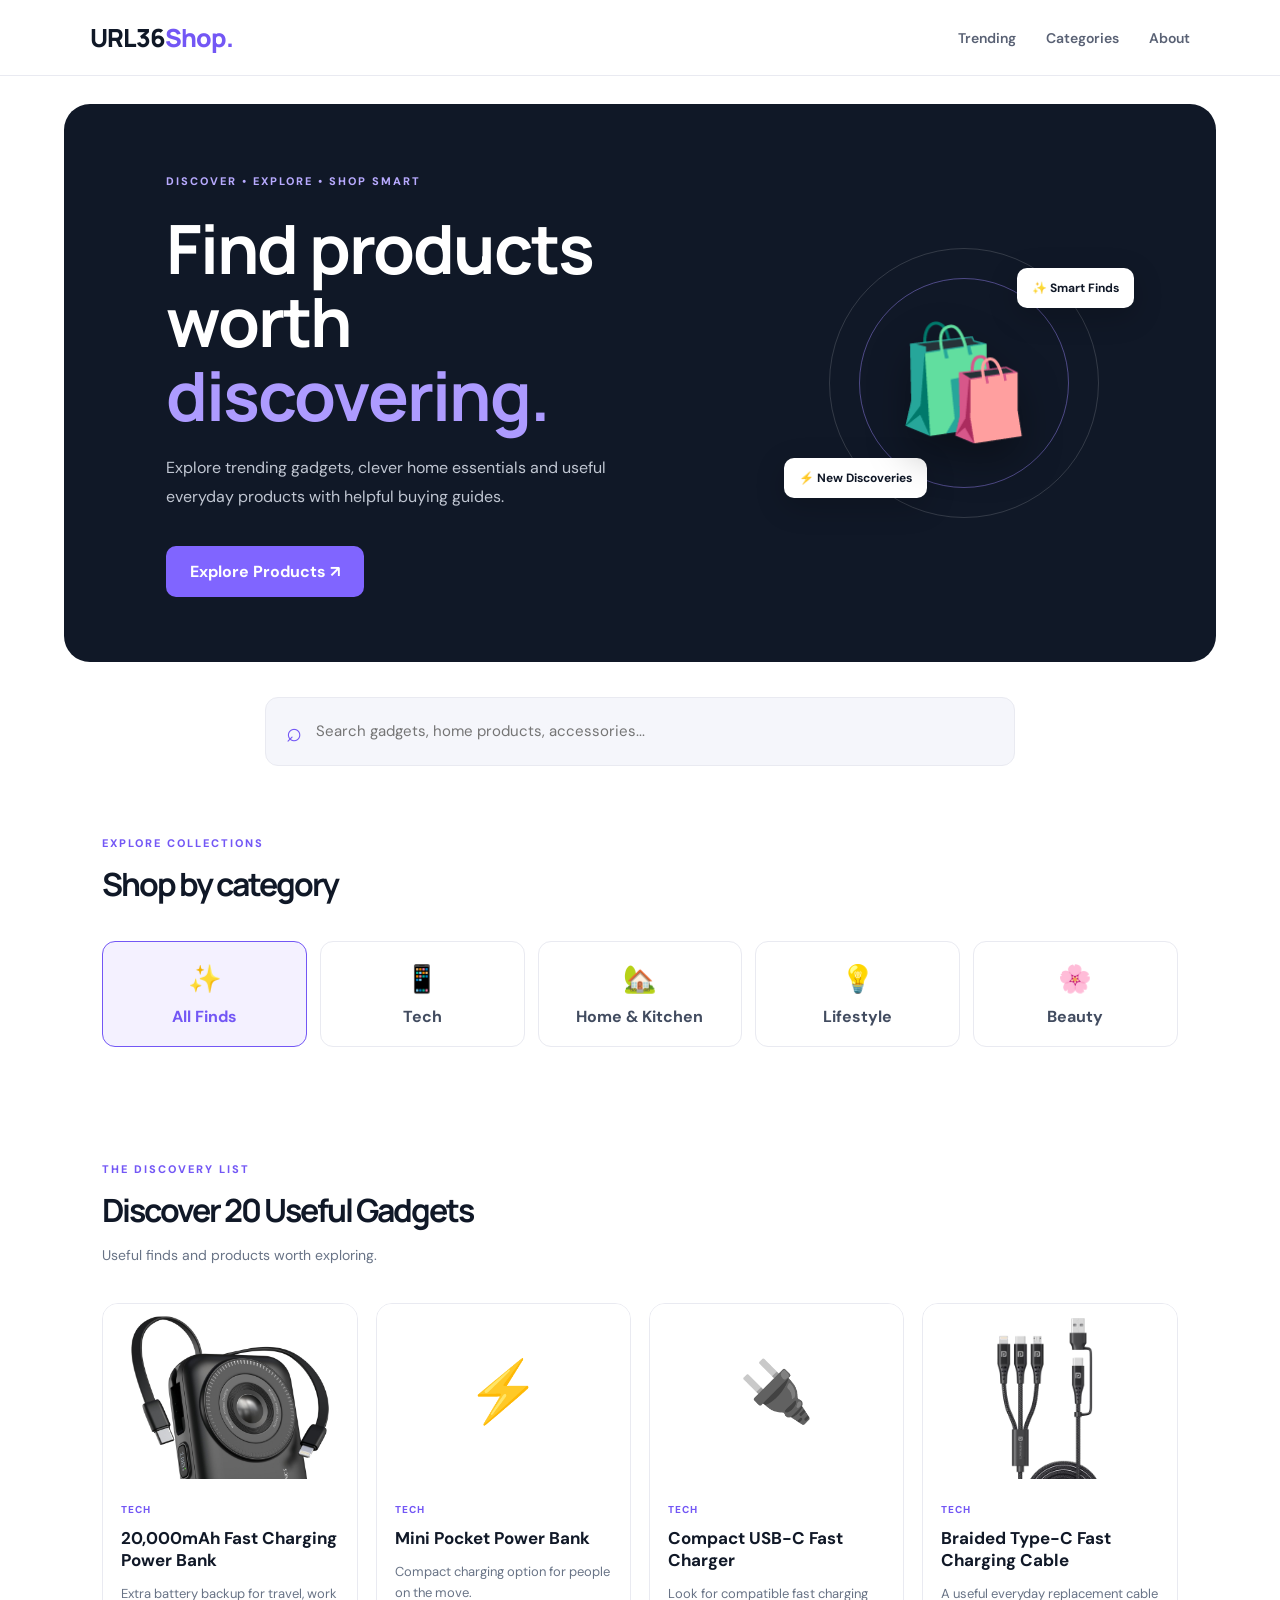
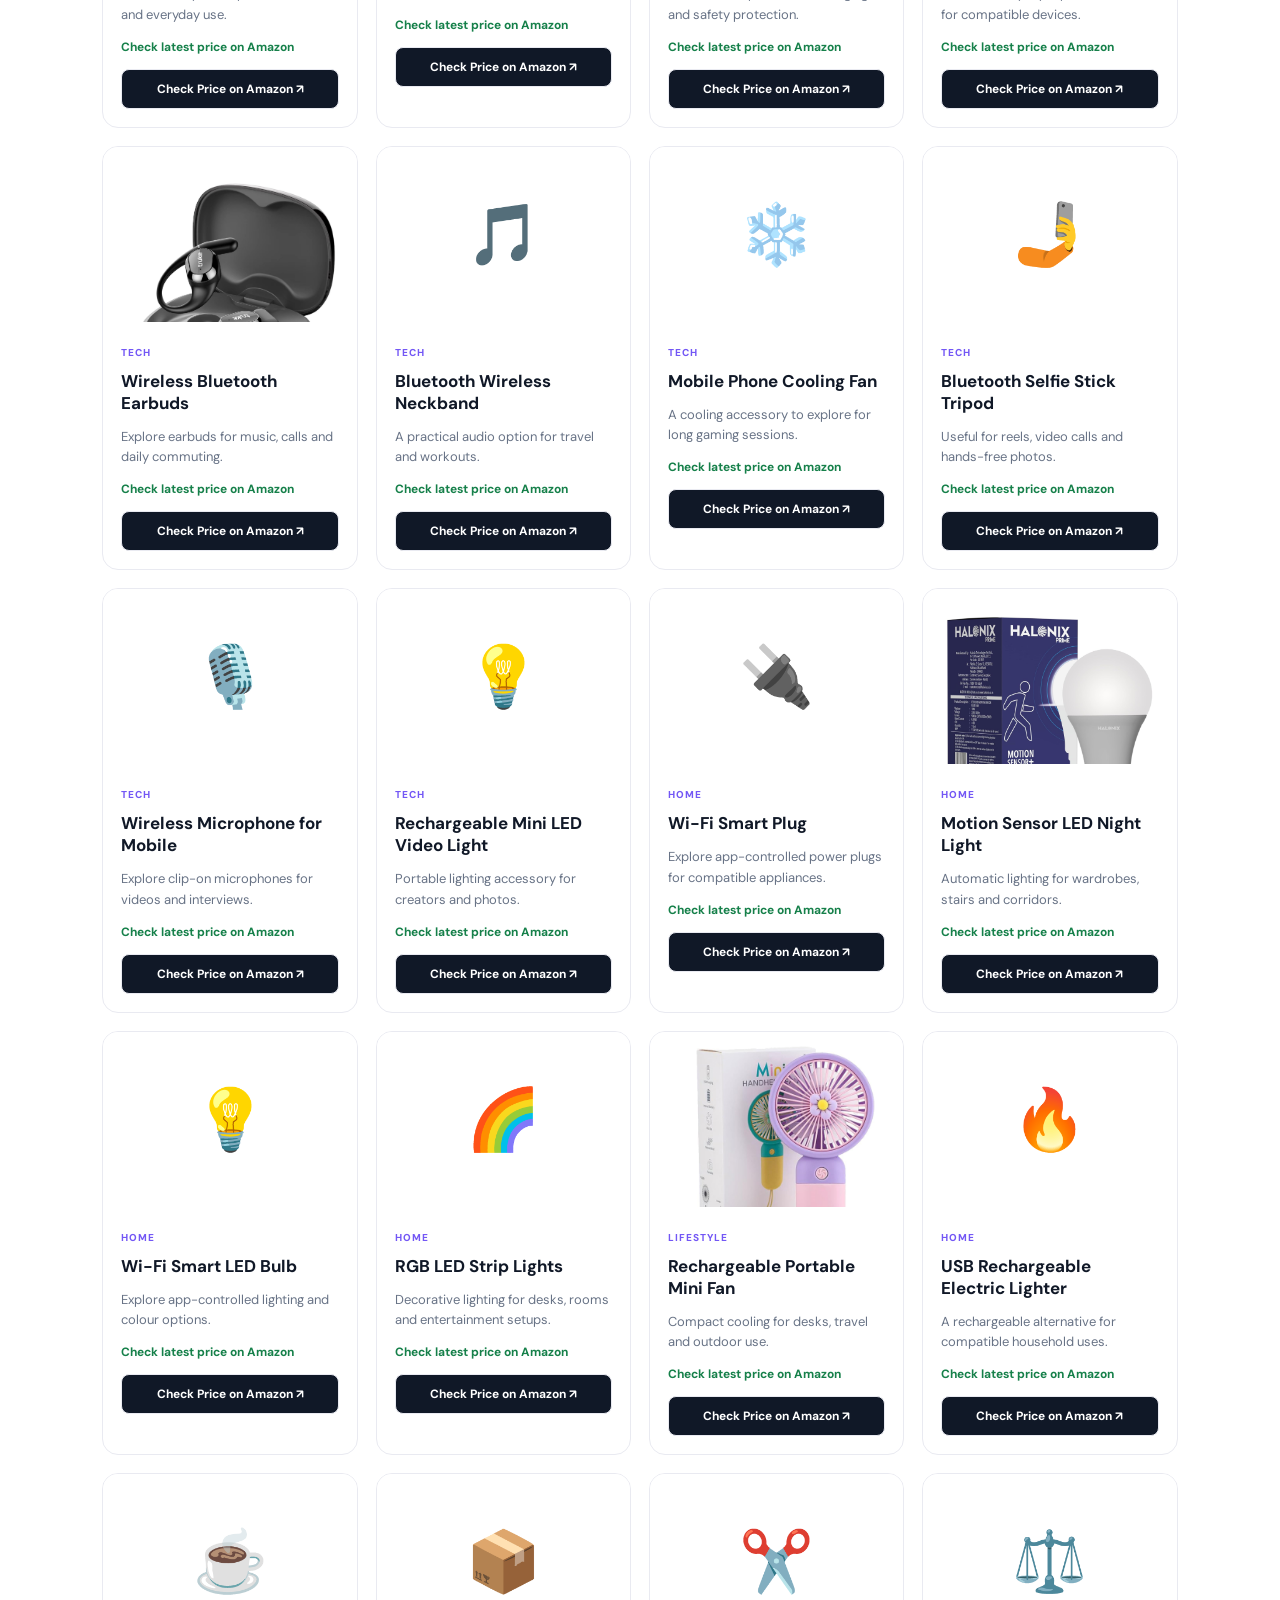
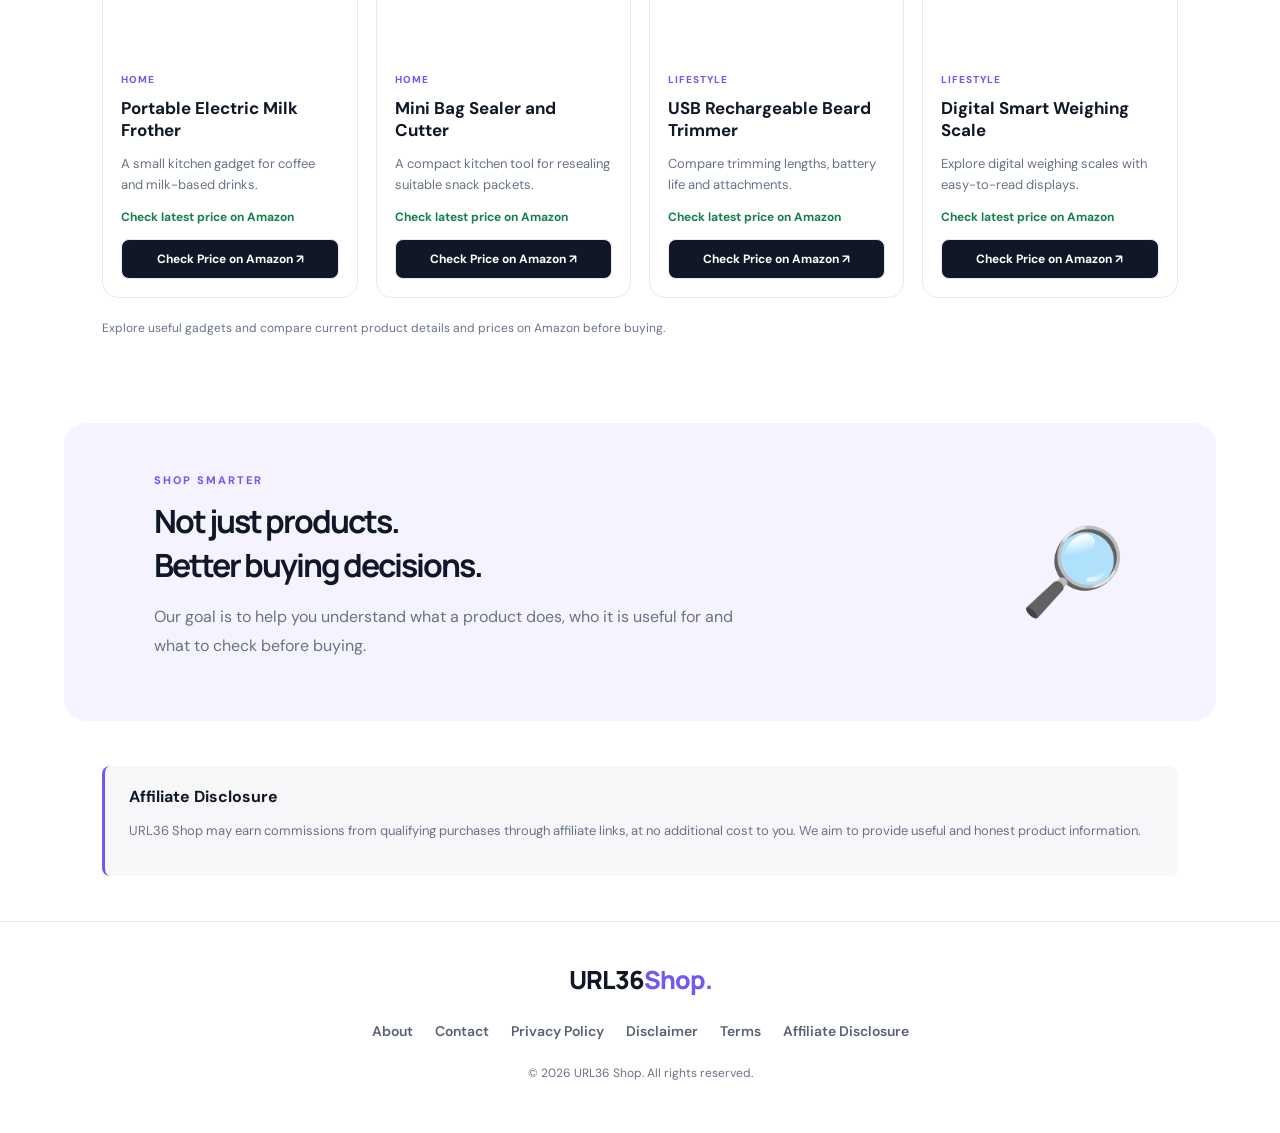
<file: index.html>
<!DOCTYPE html>
<html lang="en">
<head>
<meta charset="UTF-8">
<meta name="viewport" content="width=device-width, initial-scale=1">
<meta name="theme-color" content="#101827">
<title>URL36 Shop – Discover Trending Products & Smart Finds</title>
<meta name="description" content="Discover trending products, useful gadgets, home essentials and honest buying guides at URL36 Shop.">
<link rel="canonical" href="https://shop.url36.com/">
<link rel="stylesheet" href="style.css">

<script async src="https://pagead2.googlesyndication.com/pagead/js/adsbygoogle.js?client=ca-pub-9100998938332588" crossorigin="anonymous"></script>
</head>
<body>

<header class="header">
  <a class="logo" href="/">URL36<span>Shop.</span></a>
  <nav>
    <a href="#trending">Trending</a>
    <a href="#categories">Categories</a>
    <a href="about.html">About</a>
  </nav>
</header>

<main>
<section class="hero">
  <div class="hero-content">
    <span class="eyebrow">DISCOVER • EXPLORE • SHOP SMART</span>
    <h1>Find products<br>worth <span>discovering.</span></h1>
    <p>Explore trending gadgets, clever home essentials and useful everyday products with helpful buying guides.</p>
    <a class="primary-btn" href="#trending">Explore Products ↗</a>
  </div>
  <div class="hero-art">
    <div class="orbit orbit-one"></div>
    <div class="orbit orbit-two"></div>
    <div class="hero-emoji">🛍️</div>
    <span class="float-tag tag-one">✨ Smart Finds</span>
    <span class="float-tag tag-two">⚡ New Discoveries</span>
  </div>
</section>

<section class="search-section">
  <div class="search-box">
    <span>⌕</span>
    <input id="searchInput" type="search" placeholder="Search gadgets, home products, accessories...">
  </div>
</section>

<section class="categories section" id="categories">
  <div class="section-heading">
    <div>
      <span class="eyebrow">EXPLORE COLLECTIONS</span>
      <h2>Shop by category</h2>
    </div>
  </div>
  <div class="category-grid">
    <button class="category active" data-category="All"><span>✨</span>All Finds</button>
    <button class="category" data-category="Tech"><span>📱</span>Tech</button>
    <button class="category" data-category="Home"><span>🏡</span>Home & Kitchen</button>
    <button class="category" data-category="Lifestyle"><span>💡</span>Lifestyle</button>
    <button class="category" data-category="Beauty"><span>🌸</span>Beauty</button>
  </div>
</section>

<section class="section products-section" id="trending">
  <div class="section-heading">
    <div>
      <span class="eyebrow">THE DISCOVERY LIST</span>
      <h2>Discover 20 Useful Gadgets</h2>
      <p class="section-subtitle">Useful finds and products worth exploring.</p>
    </div>
  </div>
  <div id="productGrid" class="product-grid"></div>
  <p id="emptyMessage" class="empty-message" hidden>No matching products found.</p>
  <p class="preview-note">Explore useful gadgets and compare current product details and prices on Amazon before buying.</p>
</section>

<section class="editorial section">
  <div>
    <span class="eyebrow">SHOP SMARTER</span>
    <h2>Not just products.<br>Better buying decisions.</h2>
    <p>Our goal is to help you understand what a product does, who it is useful for and what to check before buying.</p>
  </div>
  <div class="editorial-icon">🔎</div>
</section>

<section class="disclosure">
  <strong>Affiliate Disclosure</strong>
  <p>URL36 Shop may earn commissions from qualifying purchases through affiliate links, at no additional cost to you. We aim to provide useful and honest product information.</p>
</section>
</main>

<footer>
  <a class="logo" href="/">URL36<span>Shop.</span></a>
  <div class="footer-links">
    <a href="about.html">About</a>
    <a href="contact.html">Contact</a>
    <a href="privacy-policy.html">Privacy Policy</a>
    <a href="disclaimer.html">Disclaimer</a>
    <a href="terms.html">Terms</a>
    <a href="affiliate-disclosure.html">Affiliate Disclosure</a>
  </div>
  <p>© 2026 URL36 Shop. All rights reserved.</p>
</footer>

<script src="products.js"></script>
<script src="app.js"></script>
</body>
</html>
</file>
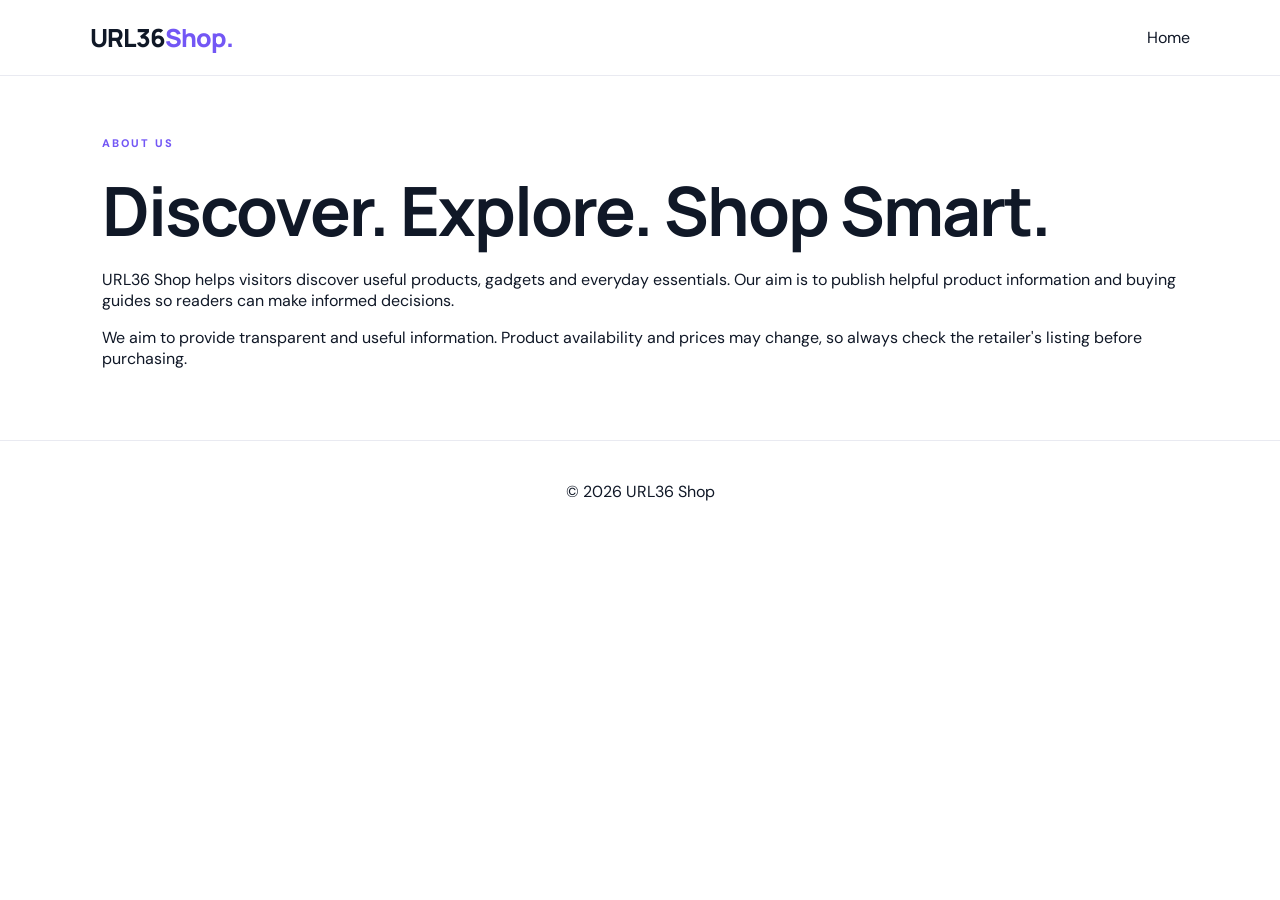
<file: about.html>
<!DOCTYPE html><html lang="en"><head><meta charset="UTF-8"><meta name="viewport" content="width=device-width,initial-scale=1"><title>About Us | URL36 Shop</title><link rel="stylesheet" href="style.css"><link rel="canonical" href="https://shop.url36.com/about.html"></head><body>
<header class="header"><a class="logo" href="/">URL36<span>Shop.</span></a><a href="/">Home</a></header>
<main class="section"><span class="eyebrow">ABOUT US</span><h1>Discover. Explore. Shop Smart.</h1><p>URL36 Shop helps visitors discover useful products, gadgets and everyday essentials. Our aim is to publish helpful product information and buying guides so readers can make informed decisions.</p><p>We aim to provide transparent and useful information. Product availability and prices may change, so always check the retailer's listing before purchasing.</p></main>
<footer>© 2026 URL36 Shop</footer></body></html>
</file>
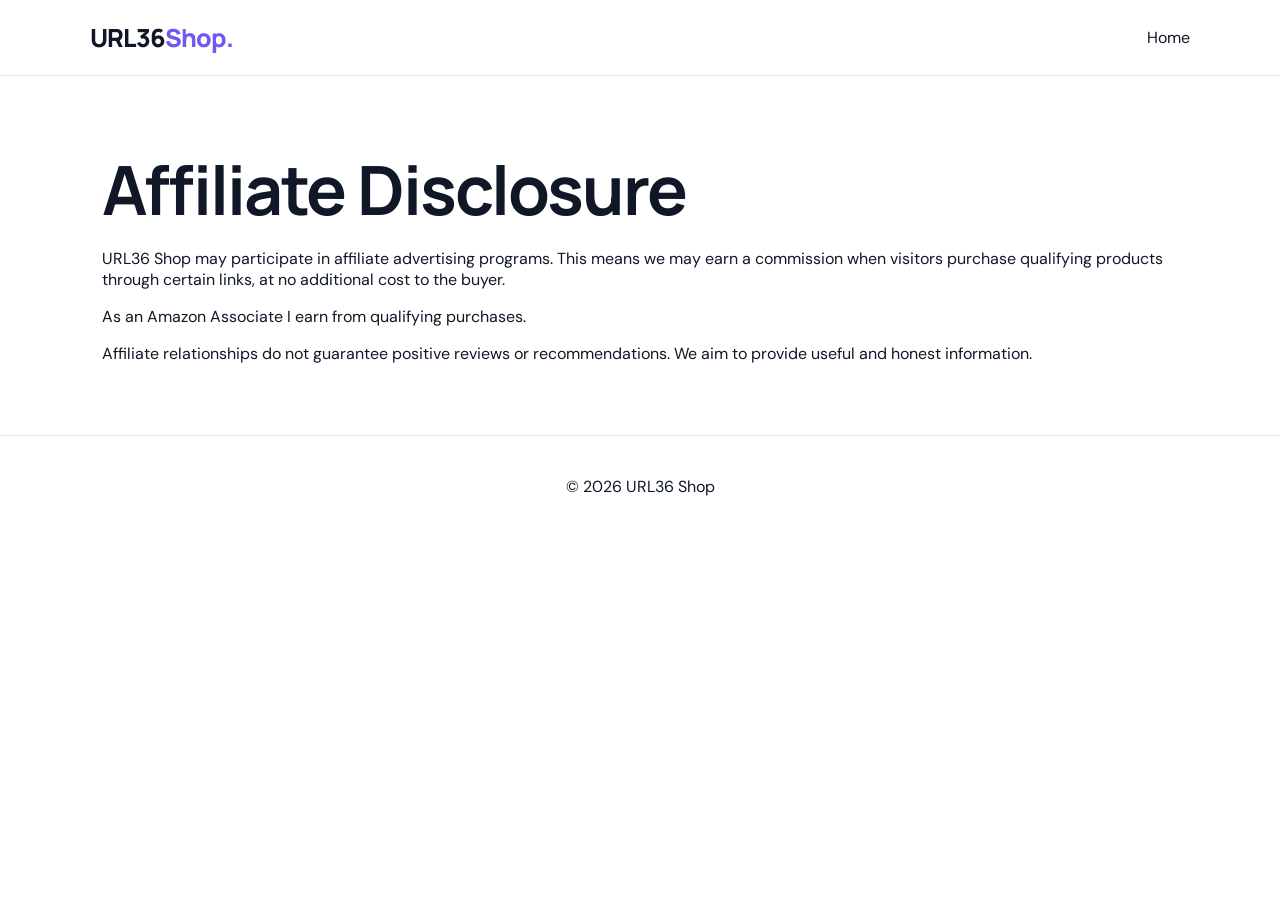
<file: affiliate-disclosure.html>
<!DOCTYPE html><html lang="en"><head><meta charset="UTF-8"><meta name="viewport" content="width=device-width,initial-scale=1"><title>Affiliate Disclosure | URL36 Shop</title><link rel="stylesheet" href="style.css"><link rel="canonical" href="https://shop.url36.com/affiliate-disclosure.html"></head><body>
<header class="header"><a class="logo" href="/">URL36<span>Shop.</span></a><a href="/">Home</a></header>
<main class="section"><h1>Affiliate Disclosure</h1><p>URL36 Shop may participate in affiliate advertising programs. This means we may earn a commission when visitors purchase qualifying products through certain links, at no additional cost to the buyer.</p><p>As an Amazon Associate I earn from qualifying purchases.</p><p>Affiliate relationships do not guarantee positive reviews or recommendations. We aim to provide useful and honest information.</p></main>
<footer>© 2026 URL36 Shop</footer></body></html>
</file>
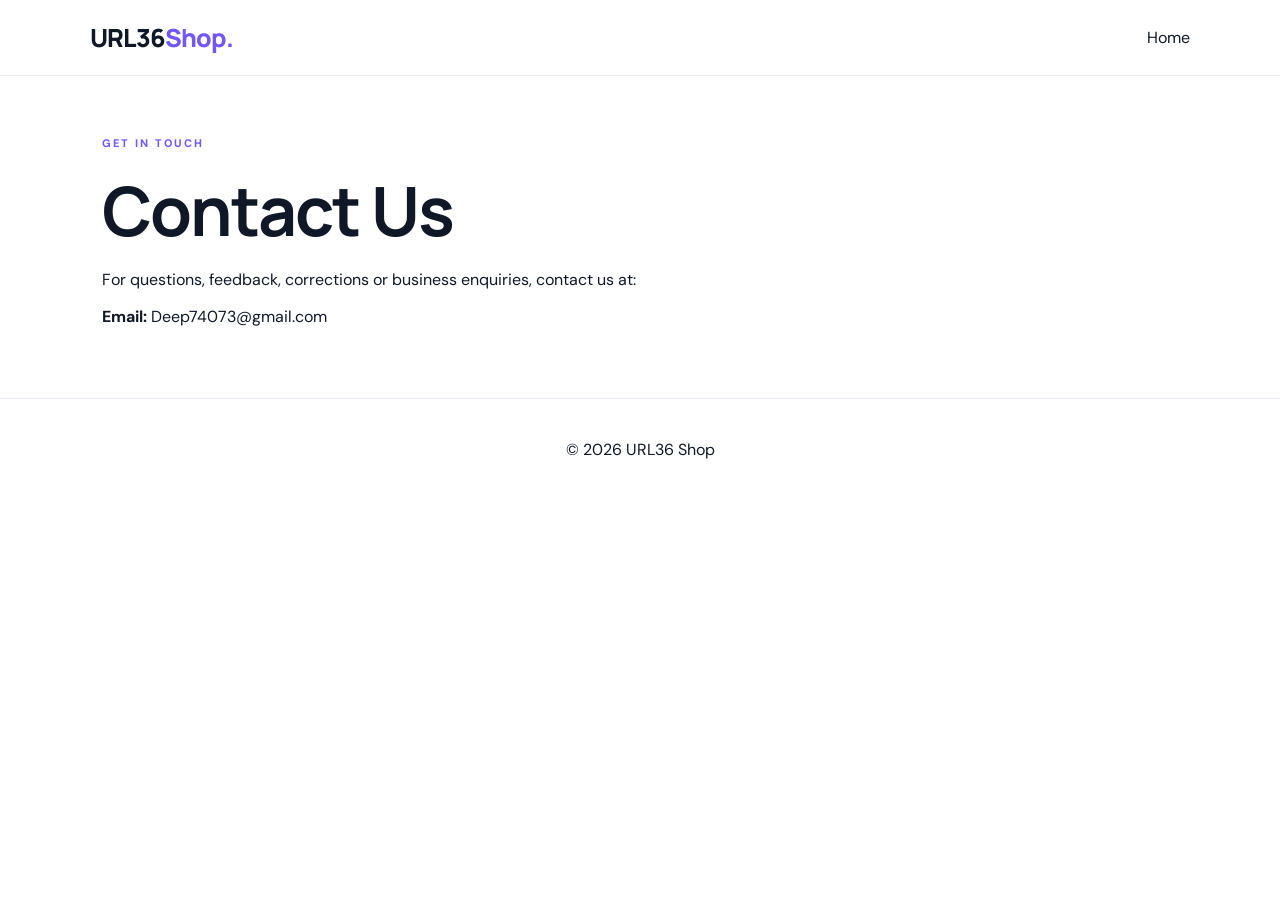
<file: contact.html>
<!DOCTYPE html><html lang="en"><head><meta charset="UTF-8"><meta name="viewport" content="width=device-width,initial-scale=1"><title>Contact | URL36 Shop</title><link rel="stylesheet" href="style.css"><link rel="canonical" href="https://shop.url36.com/contact.html"></head><body>
<header class="header"><a class="logo" href="/">URL36<span>Shop.</span></a><a href="/">Home</a></header>
<main class="section"><span class="eyebrow">GET IN TOUCH</span><h1>Contact Us</h1><p>For questions, feedback, corrections or business enquiries, contact us at:</p><p><strong>Email:</strong> Deep74073@gmail.com</p></main>
<footer>© 2026 URL36 Shop</footer></body></html>
</file>
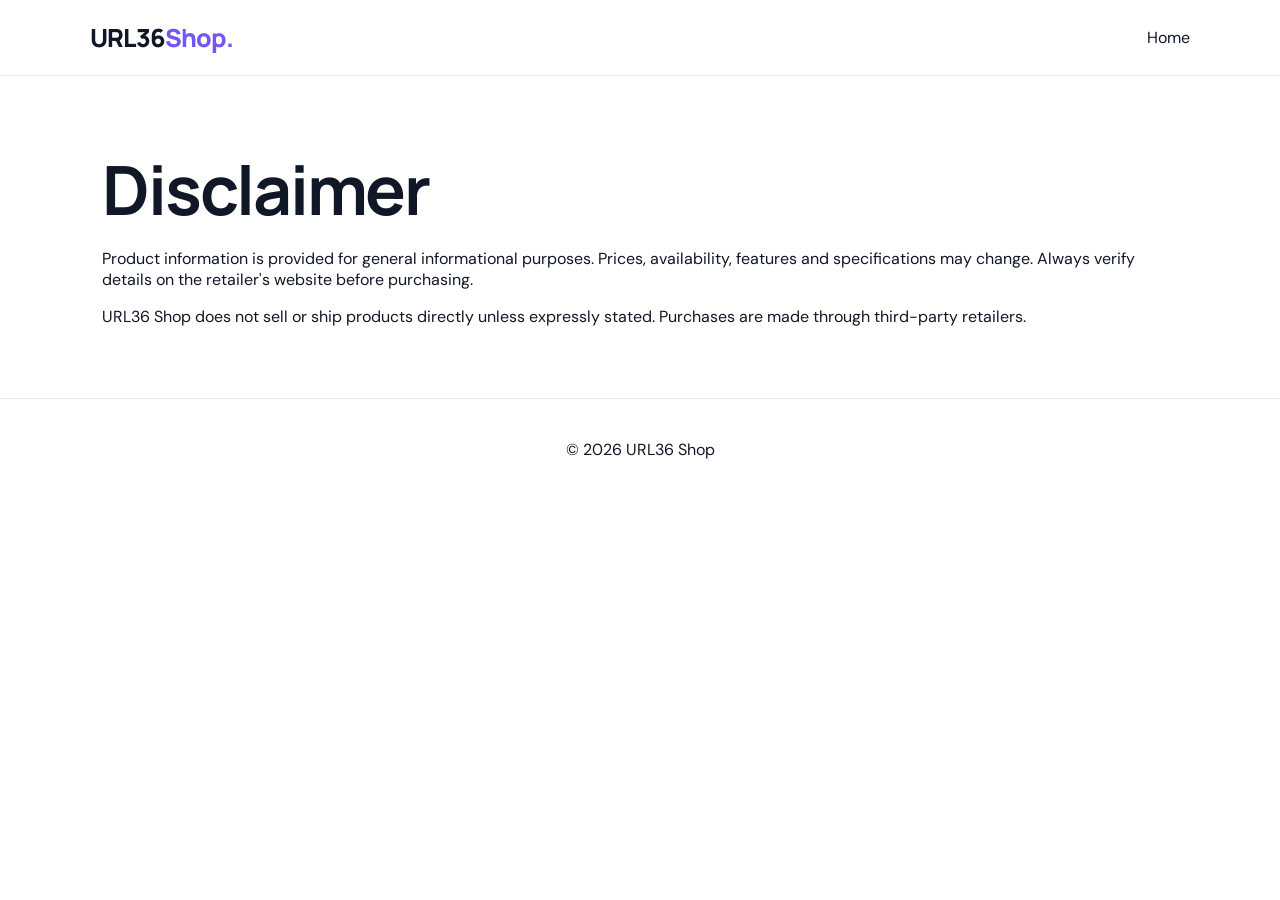
<file: disclaimer.html>
<!DOCTYPE html><html lang="en"><head><meta charset="UTF-8"><meta name="viewport" content="width=device-width,initial-scale=1"><title>Disclaimer | URL36 Shop</title><link rel="stylesheet" href="style.css"><link rel="canonical" href="https://shop.url36.com/disclaimer.html"></head><body>
<header class="header"><a class="logo" href="/">URL36<span>Shop.</span></a><a href="/">Home</a></header>
<main class="section"><h1>Disclaimer</h1><p>Product information is provided for general informational purposes. Prices, availability, features and specifications may change. Always verify details on the retailer's website before purchasing.</p><p>URL36 Shop does not sell or ship products directly unless expressly stated. Purchases are made through third-party retailers.</p></main>
<footer>© 2026 URL36 Shop</footer></body></html>
</file>
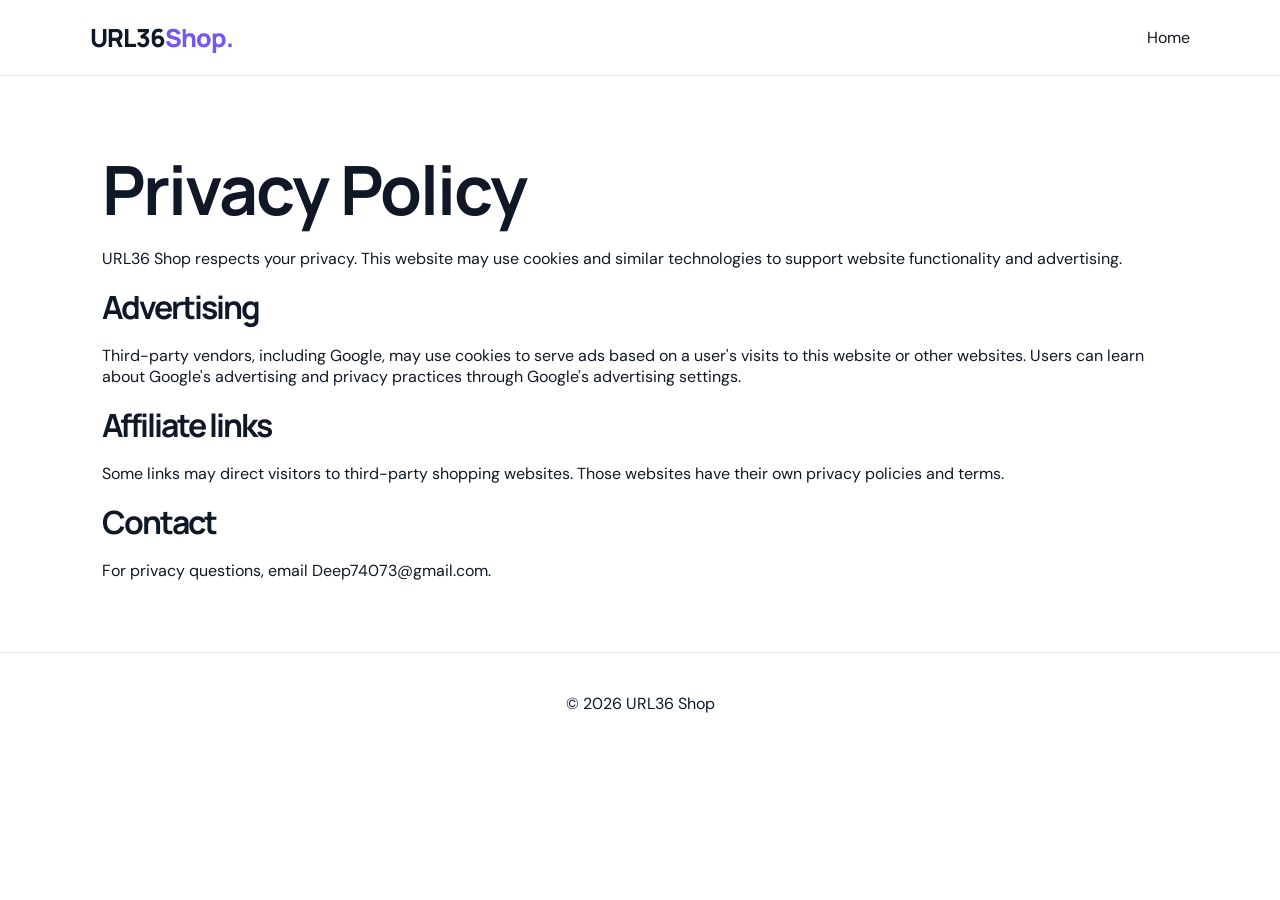
<file: privacy-policy.html>
<!DOCTYPE html><html lang="en"><head><meta charset="UTF-8"><meta name="viewport" content="width=device-width,initial-scale=1"><title>Privacy Policy | URL36 Shop</title><link rel="stylesheet" href="style.css"><link rel="canonical" href="https://shop.url36.com/privacy-policy.html"></head><body>
<header class="header"><a class="logo" href="/">URL36<span>Shop.</span></a><a href="/">Home</a></header>
<main class="section"><h1>Privacy Policy</h1><p>URL36 Shop respects your privacy. This website may use cookies and similar technologies to support website functionality and advertising.</p><h2>Advertising</h2><p>Third-party vendors, including Google, may use cookies to serve ads based on a user's visits to this website or other websites. Users can learn about Google's advertising and privacy practices through Google's advertising settings.</p><h2>Affiliate links</h2><p>Some links may direct visitors to third-party shopping websites. Those websites have their own privacy policies and terms.</p><h2>Contact</h2><p>For privacy questions, email Deep74073@gmail.com.</p></main>
<footer>© 2026 URL36 Shop</footer></body></html>
</file>
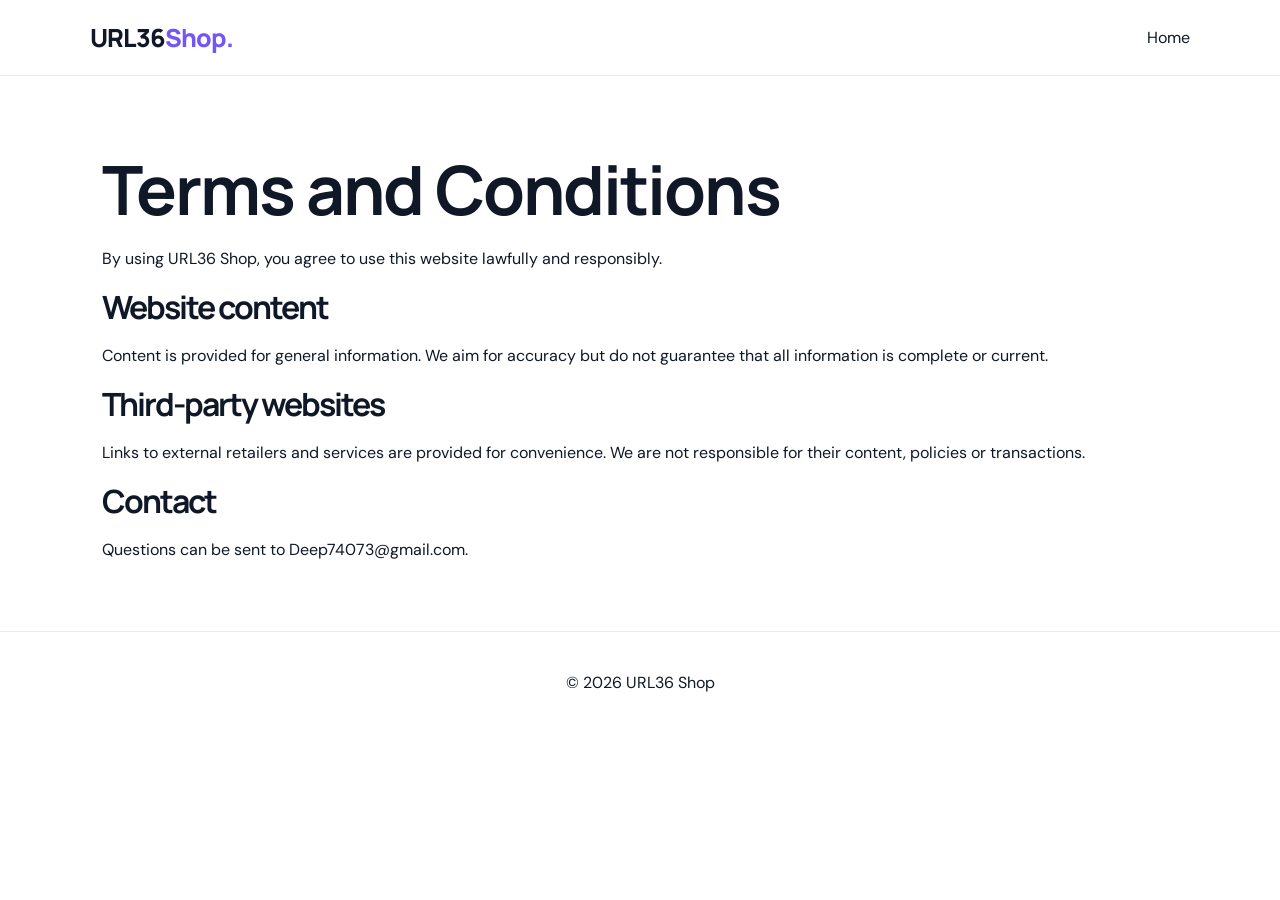
<file: terms.html>
<!DOCTYPE html><html lang="en"><head><meta charset="UTF-8"><meta name="viewport" content="width=device-width,initial-scale=1"><title>Terms and Conditions | URL36 Shop</title><link rel="stylesheet" href="style.css"><link rel="canonical" href="https://shop.url36.com/terms.html"></head><body>
<header class="header"><a class="logo" href="/">URL36<span>Shop.</span></a><a href="/">Home</a></header>
<main class="section"><h1>Terms and Conditions</h1><p>By using URL36 Shop, you agree to use this website lawfully and responsibly.</p><h2>Website content</h2><p>Content is provided for general information. We aim for accuracy but do not guarantee that all information is complete or current.</p><h2>Third-party websites</h2><p>Links to external retailers and services are provided for convenience. We are not responsible for their content, policies or transactions.</p><h2>Contact</h2><p>Questions can be sent to Deep74073@gmail.com.</p></main>
<footer>© 2026 URL36 Shop</footer></body></html>
</file>
<file: style.css>
@import url('https://fonts.googleapis.com/css2?family=DM+Sans:wght@400;500;600;700;800&family=Manrope:wght@400;500;600;700;800&display=swap');

:root {
  --dark:#101827;
  --muted:#687386;
  --accent:#7357f5;
  --light:#f5f6fb;
  --border:#e9eaf1;
}
*{box-sizing:border-box}
html{scroll-behavior:smooth}
body{margin:0;font-family:'DM Sans',sans-serif;color:var(--dark);background:#fff}
a{text-decoration:none;color:inherit}
button,input{font:inherit}
.header{height:76px;padding:0 7%;display:flex;align-items:center;justify-content:space-between;border-bottom:1px solid var(--border)}
.logo{font-family:Manrope,sans-serif;font-size:25px;font-weight:800;letter-spacing:-1px}
.logo span{color:var(--accent)}
nav{display:flex;gap:30px}
nav a,.footer-links a{font-size:14px;color:#596174;font-weight:600}
nav a:hover,.footer-links a:hover{color:var(--accent)}
.hero{margin:28px 5% 0;background:#101827;color:white;border-radius:26px;padding:65px 8%;min-height:400px;display:flex;align-items:center;justify-content:space-between;overflow:hidden}
.hero-content{max-width:550px;position:relative;z-index:2}
.eyebrow{font-size:11px;font-weight:800;letter-spacing:2px;color:var(--accent)}
.hero .eyebrow{color:#b8aaff}
h1,h2{font-family:Manrope,sans-serif;letter-spacing:-2px}
h1{font-size:clamp(42px,6vw,68px);line-height:1.08;margin:22px 0}
h1 span{color:#ad9bff}
.hero p{max-width:470px;line-height:1.8;color:#c0c6d2;font-size:16px}
.primary-btn{display:inline-block;background:#8065ff;color:white;padding:15px 24px;border-radius:10px;margin-top:18px;font-weight:700}
.hero-art{width:300px;height:280px;position:relative;display:grid;place-items:center}
.hero-emoji{font-size:110px;z-index:1;filter:drop-shadow(0 18px 20px #0005)}
.orbit{position:absolute;border:1px solid #ffffff26;border-radius:50%;width:270px;height:270px}
.orbit-two{width:210px;height:210px;border-color:#9d89ff70}
.float-tag{position:absolute;background:white;color:var(--dark);padding:12px 15px;border-radius:10px;font-size:12px;font-weight:700;box-shadow:0 8px 30px #0003}
.tag-one{top:25px;right:-20px}
.tag-two{bottom:25px;left:-30px}
.search-section{padding:35px 8% 10px}
.search-box{max-width:750px;margin:auto;display:flex;gap:12px;align-items:center;padding:16px 20px;background:var(--light);border:1px solid var(--border);border-radius:13px}
.search-box span{font-size:27px;color:var(--accent)}
.search-box input{border:0;outline:0;background:transparent;width:100%;font-size:15px}
.section{padding:55px 8%}
.section-heading{display:flex;align-items:end;justify-content:space-between;margin-bottom:25px}
h2{font-size:32px;margin:10px 0}
.section-subtitle{color:var(--muted);font-size:14px}
.category-grid{display:grid;grid-template-columns:repeat(5,1fr);gap:13px}
.category{border:1px solid var(--border);background:white;border-radius:13px;padding:19px 10px;cursor:pointer;font-weight:700;color:#424c60}
.category span{display:block;font-size:27px;margin-bottom:10px}
.category.active,.category:hover{border-color:var(--accent);background:#f4f1ff;color:var(--accent)}
.product-grid{display:grid;grid-template-columns:repeat(4,1fr);gap:18px}
.product-card{border:1px solid var(--border);border-radius:16px;overflow:hidden;background:white;transition:.2s}
.product-card:hover{transform:translateY(-4px);box-shadow:0 12px 30px #19213b12}
.product-visual{height:175px;display:grid;place-items:center;background:linear-gradient(140deg,#f1edff,#f5f7fb);font-size:65px}
.product-info{padding:18px}
.product-category{font-size:10px;color:var(--accent);font-weight:800;letter-spacing:1px;text-transform:uppercase}
.product-info h3{font-size:17px;margin:9px 0}
.product-info p{font-size:13px;line-height:1.6;color:var(--muted);min-height:40px}
.product-link{display:block;text-align:center;border:1px solid var(--border);padding:11px;border-radius:8px;font-size:12px;font-weight:700;margin-top:14px;color:#777}
.product-link.ready{background:var(--dark);color:white}
.preview-note{font-size:12px;color:var(--muted);margin-top:22px}
.empty-message{color:var(--muted)}
.editorial{background:#f5f3ff;display:flex;align-items:center;justify-content:space-between;margin:20px 5%;border-radius:22px;padding:45px 7%}
.editorial>div:first-child{max-width:580px}
.editorial p{color:var(--muted);line-height:1.8}
.editorial-icon{font-size:85px}
.disclosure{margin:45px 8%;padding:20px 24px;background:#f7f7fa;border-left:3px solid var(--accent);border-radius:8px}
.disclosure p{font-size:13px;line-height:1.7;color:var(--muted)}
footer{padding:40px 8%;border-top:1px solid var(--border);text-align:center}
.footer-links{display:flex;justify-content:center;flex-wrap:wrap;gap:22px;margin:25px 0}
footer p{font-size:12px;color:var(--muted)}
@media(max-width:850px){
 .product-grid{grid-template-columns:repeat(2,1fr)}
 .hero{padding:45px 6%}
 .hero-art{width:220px}
 .category-grid{grid-template-columns:repeat(3,1fr)}
}
@media(max-width:600px){
 .header{padding:0 5%;height:65px}
 .logo{font-size:22px}
 nav{gap:12px}
 nav a{font-size:11px}
 .hero{margin:15px 3%;padding:35px 7%;min-height:auto}
 .hero-art{display:none}
 h1{font-size:43px}
 .section{padding:40px 5%}
 .section-heading{display:block}
 h2{font-size:27px}
 .category-grid{grid-template-columns:repeat(2,1fr)}
 .category:last-child{grid-column:span 2}
 .product-grid{gap:11px}
 .product-visual{height:130px;font-size:48px}
 .product-info{padding:12px}
 .product-info h3{font-size:14px}
 .product-info p{font-size:12px}
 .editorial{margin:10px 3%;padding:30px 6%}
 .editorial-icon{font-size:50px}
 .disclosure{margin:30px 5%}
}

/* URL36 Shop product collection improvements */
.product-visual {
  min-height:175px;
  background:linear-gradient(140deg,#f1edff,#edf5ff);
}
.price-note {
  display:block;
  color:#16804a;
  font-size:12px;
  font-weight:700;
  margin:12px 0 0;
}
.product-link.ready {
  background:var(--dark);
  color:#fff;
  transition:background .2s;
}
.product-link.ready:hover {
  background:var(--accent);
}

/* Product image display */
.product-visual {
  height: 175px;
  min-height: 175px;
  display: grid;
  place-items: center;
  overflow: hidden;
  background: #fff;
}

.product-visual img {
  width: 100%;
  height: 100%;
  object-fit: contain;
  padding: 10px;
  box-sizing: border-box;
}

.product-fallback {
  font-size: 60px;
}

@media (max-width: 600px) {
  .product-visual {
    height: 130px;
    min-height: 130px;
  }
  .product-fallback {
    font-size: 45px;
  }
}
</file>
